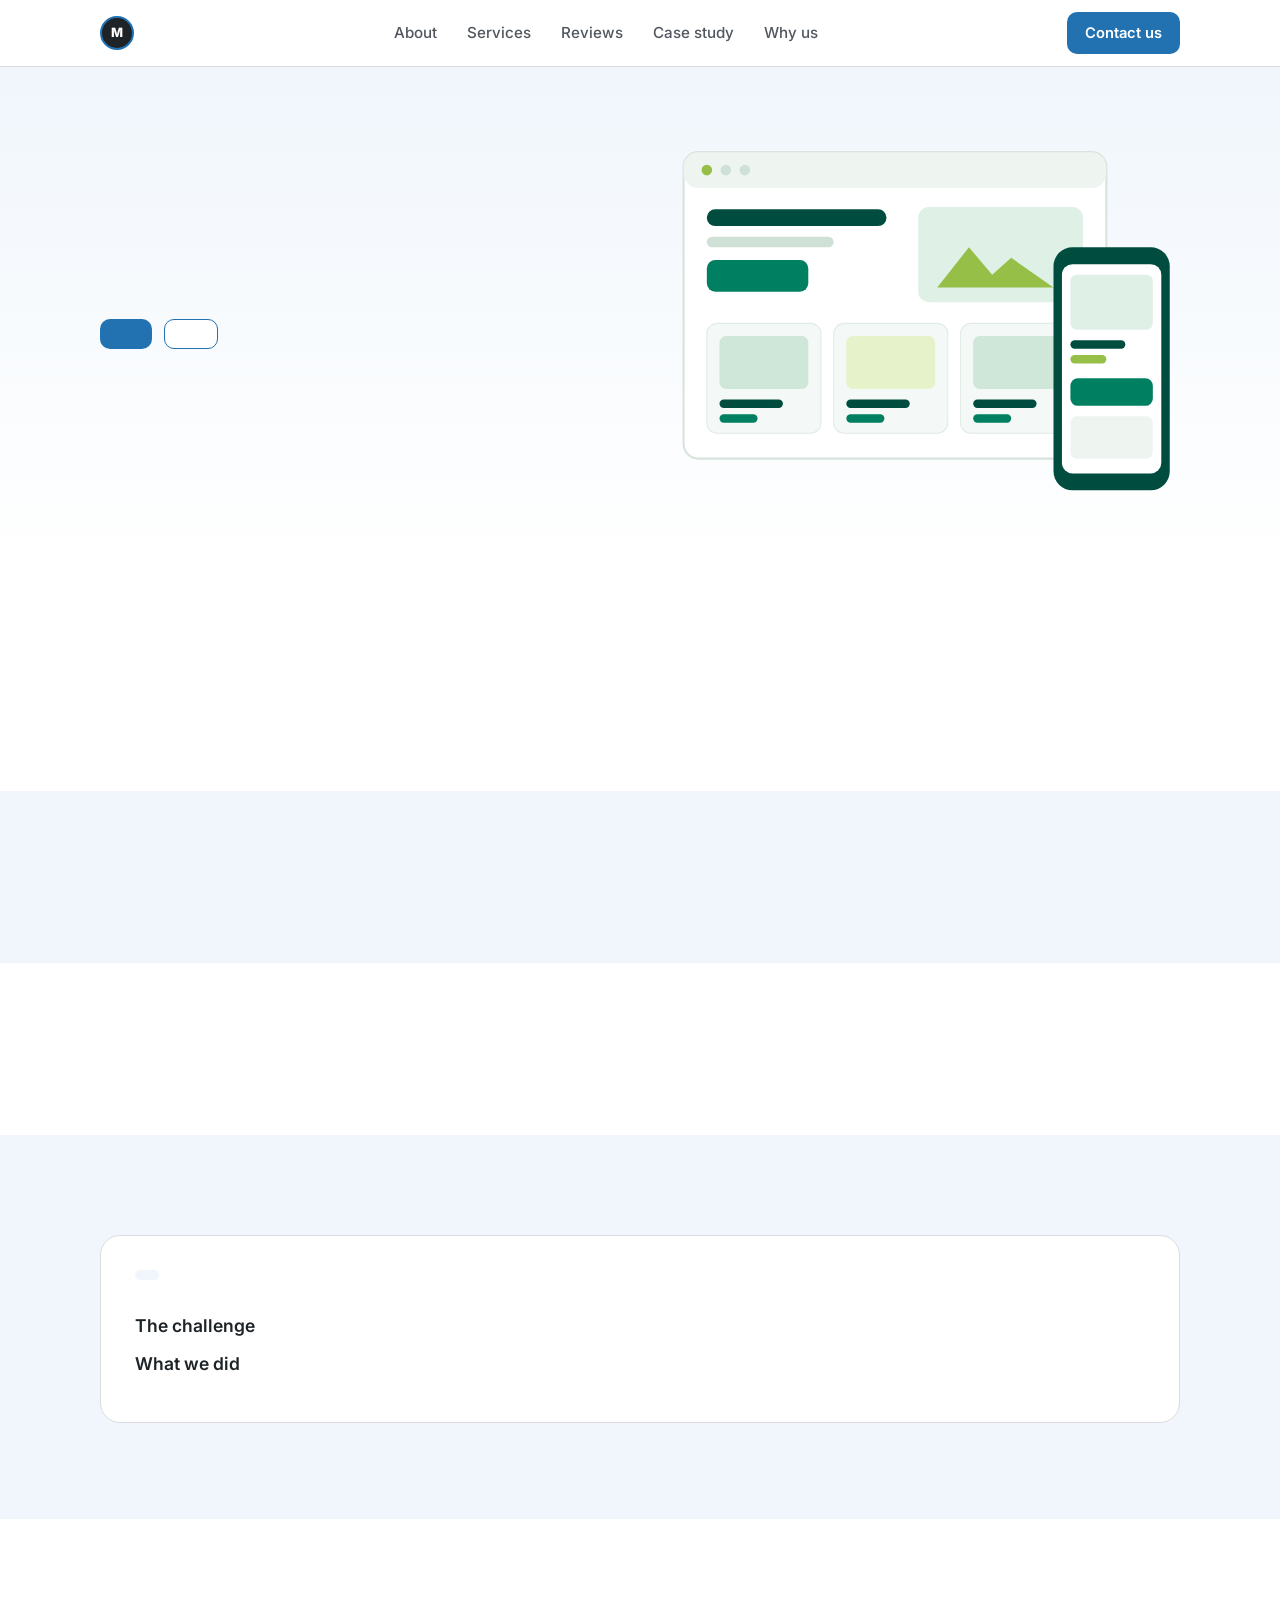
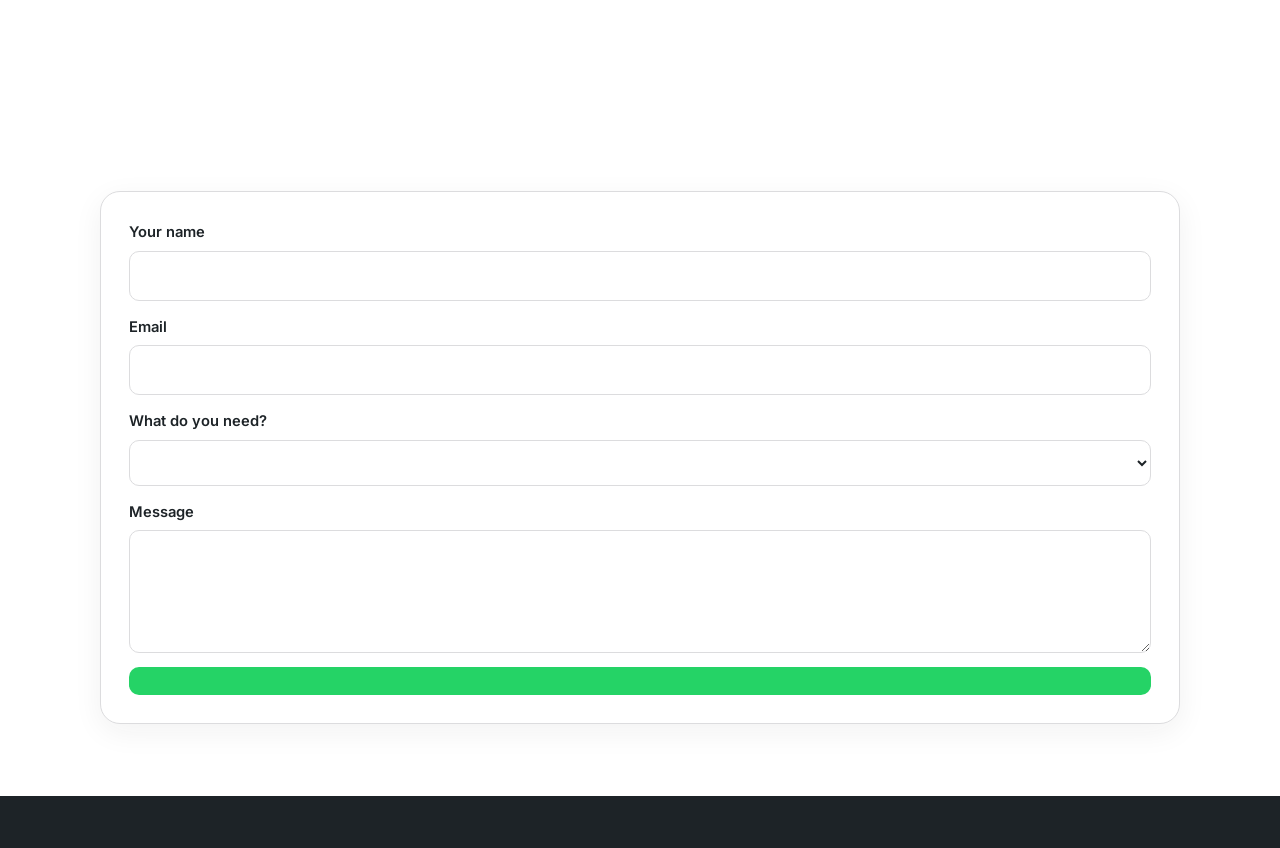
<file: index.html>
<!DOCTYPE html>
<html lang="en">
<head>
<meta charset="UTF-8">
<meta name="viewport" content="width=device-width, initial-scale=1">
<title>MFS Developer | Shopify Store Development</title>
<meta name="description" content="Professional Shopify store development: setup, theme customization, speed optimization and app integration.">
<link rel="preconnect" href="https://fonts.googleapis.com">
<link href="https://fonts.googleapis.com/css2?family=Inter:wght@400;500;600;700;800&display=swap" rel="stylesheet">
<link rel="stylesheet" href="css/style.css">
</head>
<body>
<header class="nav"><div class="wrap nav-in">
  <a href="#top" class="brand"><span class="logo">M</span><span id="site_name"></span></a>
  <nav class="links"><a href="#about">About</a><a href="#services">Services</a><a href="#reviews">Reviews</a><a href="#case">Case study</a><a href="#why">Why us</a></nav>
  <a href="#contact" class="btn sm">Contact us</a>
</div></header>
<main id="top">
<section class="hero"><div class="wrap hero-in">
  <div>
    <h1 id="hero_title"></h1>
    <p class="lead" id="hero_text"></p>
    <div class="actions"><a class="btn" id="hero_btn" href="#contact"></a><a class="btn ghost" id="hero_link" href="#case"></a></div>
  </div>
  <div class="visual" id="hero_visual">
    <svg viewBox="0 0 480 360" role="img" aria-label="Shopify store on desktop and phone">
      <rect x="10" y="20" width="400" height="290" rx="14" fill="#fff" stroke="#d7e3dd" stroke-width="2"/>
      <rect x="10" y="20" width="400" height="34" rx="14" fill="#eef5f1"/>
      <circle cx="32" cy="37" r="5" fill="#95bf47"/><circle cx="50" cy="37" r="5" fill="#cfe0d6"/><circle cx="68" cy="37" r="5" fill="#cfe0d6"/>
      <rect x="32" y="74" width="170" height="16" rx="8" fill="#004c3f"/><rect x="32" y="100" width="120" height="10" rx="5" fill="#cfe0d6"/><rect x="32" y="122" width="96" height="30" rx="8" fill="#008060"/>
      <rect x="232" y="72" width="156" height="90" rx="10" fill="#dff0e6"/><path d="M250 148l30-38 22 26 18-16 40 28z" fill="#95bf47"/>
      <g><rect x="32" y="182" width="108" height="104" rx="10" fill="#f4f8f6" stroke="#e1ece6"/><rect x="44" y="194" width="84" height="50" rx="6" fill="#cfe7d9"/><rect x="44" y="254" width="60" height="8" rx="4" fill="#004c3f"/><rect x="44" y="268" width="36" height="8" rx="4" fill="#008060"/></g>
      <g><rect x="152" y="182" width="108" height="104" rx="10" fill="#f4f8f6" stroke="#e1ece6"/><rect x="164" y="194" width="84" height="50" rx="6" fill="#e6f2c9"/><rect x="164" y="254" width="60" height="8" rx="4" fill="#004c3f"/><rect x="164" y="268" width="36" height="8" rx="4" fill="#008060"/></g>
      <g><rect x="272" y="182" width="116" height="104" rx="10" fill="#f4f8f6" stroke="#e1ece6"/><rect x="284" y="194" width="92" height="50" rx="6" fill="#cfe7d9"/><rect x="284" y="254" width="60" height="8" rx="4" fill="#004c3f"/><rect x="284" y="268" width="36" height="8" rx="4" fill="#008060"/></g>
      <rect x="360" y="110" width="110" height="230" rx="18" fill="#004c3f"/><rect x="368" y="126" width="94" height="198" rx="10" fill="#fff"/>
      <rect x="376" y="136" width="78" height="52" rx="6" fill="#dff0e6"/><rect x="376" y="198" width="52" height="8" rx="4" fill="#004c3f"/><rect x="376" y="212" width="34" height="8" rx="4" fill="#95bf47"/><rect x="376" y="234" width="78" height="26" rx="7" fill="#008060"/><rect x="376" y="270" width="78" height="40" rx="6" fill="#eef5f1"/>
    </svg>
  </div>
</div></section>
<section class="stats"><div class="wrap" id="stats"></div></section>

<section class="sec" id="about"><div class="wrap two">
  <div><h2 id="about_title"></h2><p class="muted" id="about_text"></p></div>
  <ul class="ticks" id="about_points"></ul>
</div></section>

<section class="sec soft" id="services"><div class="wrap"><h2 id="services_title"></h2><div class="grid3" id="services"></div></div></section>

<section class="sec" id="reviews"><div class="wrap"><h2 id="testimonials_title"></h2><div class="grid3" id="testimonials"></div></div></section>

<section class="sec soft" id="case"><div class="wrap">
  <h2 id="cs_title"></h2>
  <div class="case">
    <div>
      <p class="tag" id="cs_client"></p>
      <h3>The challenge</h3><p class="muted" id="cs_challenge"></p>
      <h3>What we did</h3><p class="muted" id="cs_solution"></p>
    </div>
    <div class="results" id="cs_results"></div>
  </div>
</div></section>

<section class="sec" id="why"><div class="wrap"><h2 id="why_title"></h2><div class="grid4" id="why"></div></div></section>

<section class="sec band" id="contact"><div class="wrap two">
  <div><h2 id="contact_title"></h2><p id="contact_text"></p></div>
  <form id="wa_form" class="form">
    <label>Your name<input name="name" required autocomplete="name"></label>
    <label>Email<input name="email" type="email" autocomplete="email"></label>
    <label>What do you need?
      <select name="service" id="service_select"></select>
    </label>
    <label>Message<textarea name="message" rows="4" required></textarea></label>
    <button class="btn wa" type="submit" id="contact_btn"></button>
  </form>
</div></section>
</main>
<footer class="foot"><div class="wrap" id="footer_text"></div></footer>
<script src="js/main.js"></script>
</body>
</html>
</file>
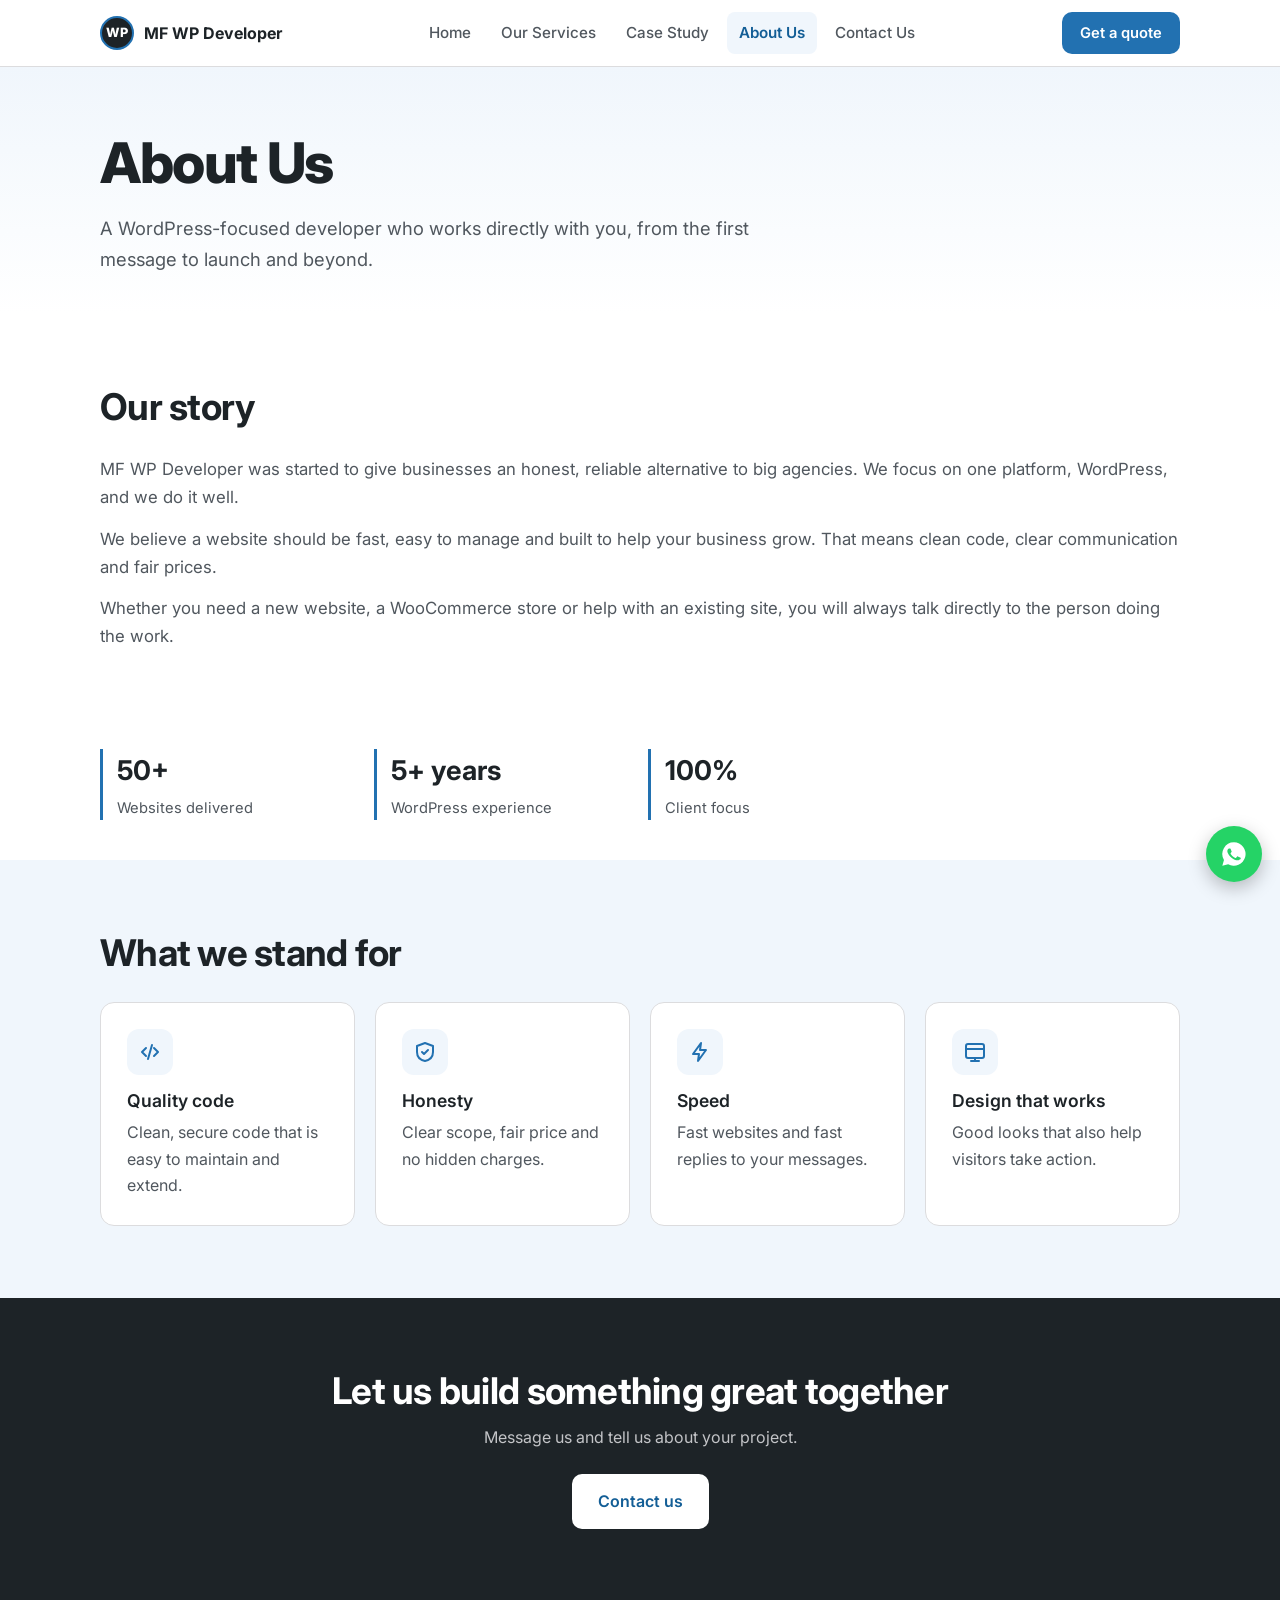
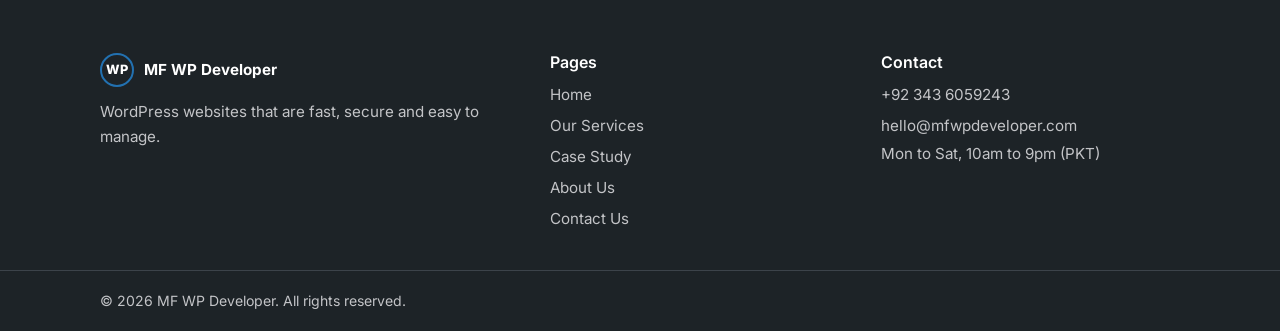
<file: about.html>
<!DOCTYPE html>
<html lang="en">
<head>
<meta charset="UTF-8">
<meta name="viewport" content="width=device-width, initial-scale=1">
<title>MF WP Developer</title>
<meta name="description" content="WordPress development services: custom websites, themes, plugins, WooCommerce, speed optimization and security.">
<link rel="preconnect" href="https://fonts.googleapis.com">
<link href="https://fonts.googleapis.com/css2?family=Inter:wght@400;500;600;700;800&display=swap" rel="stylesheet">
<link rel="stylesheet" href="css/style.css">
</head>
<body data-page="about">
<header class="nav" id="nav"></header>
<main id="app"><noscript>Please enable JavaScript to view this website.</noscript></main>
<footer class="foot" id="foot"></footer>
<script src="js/main.js"></script>
</body>
</html>
</file>
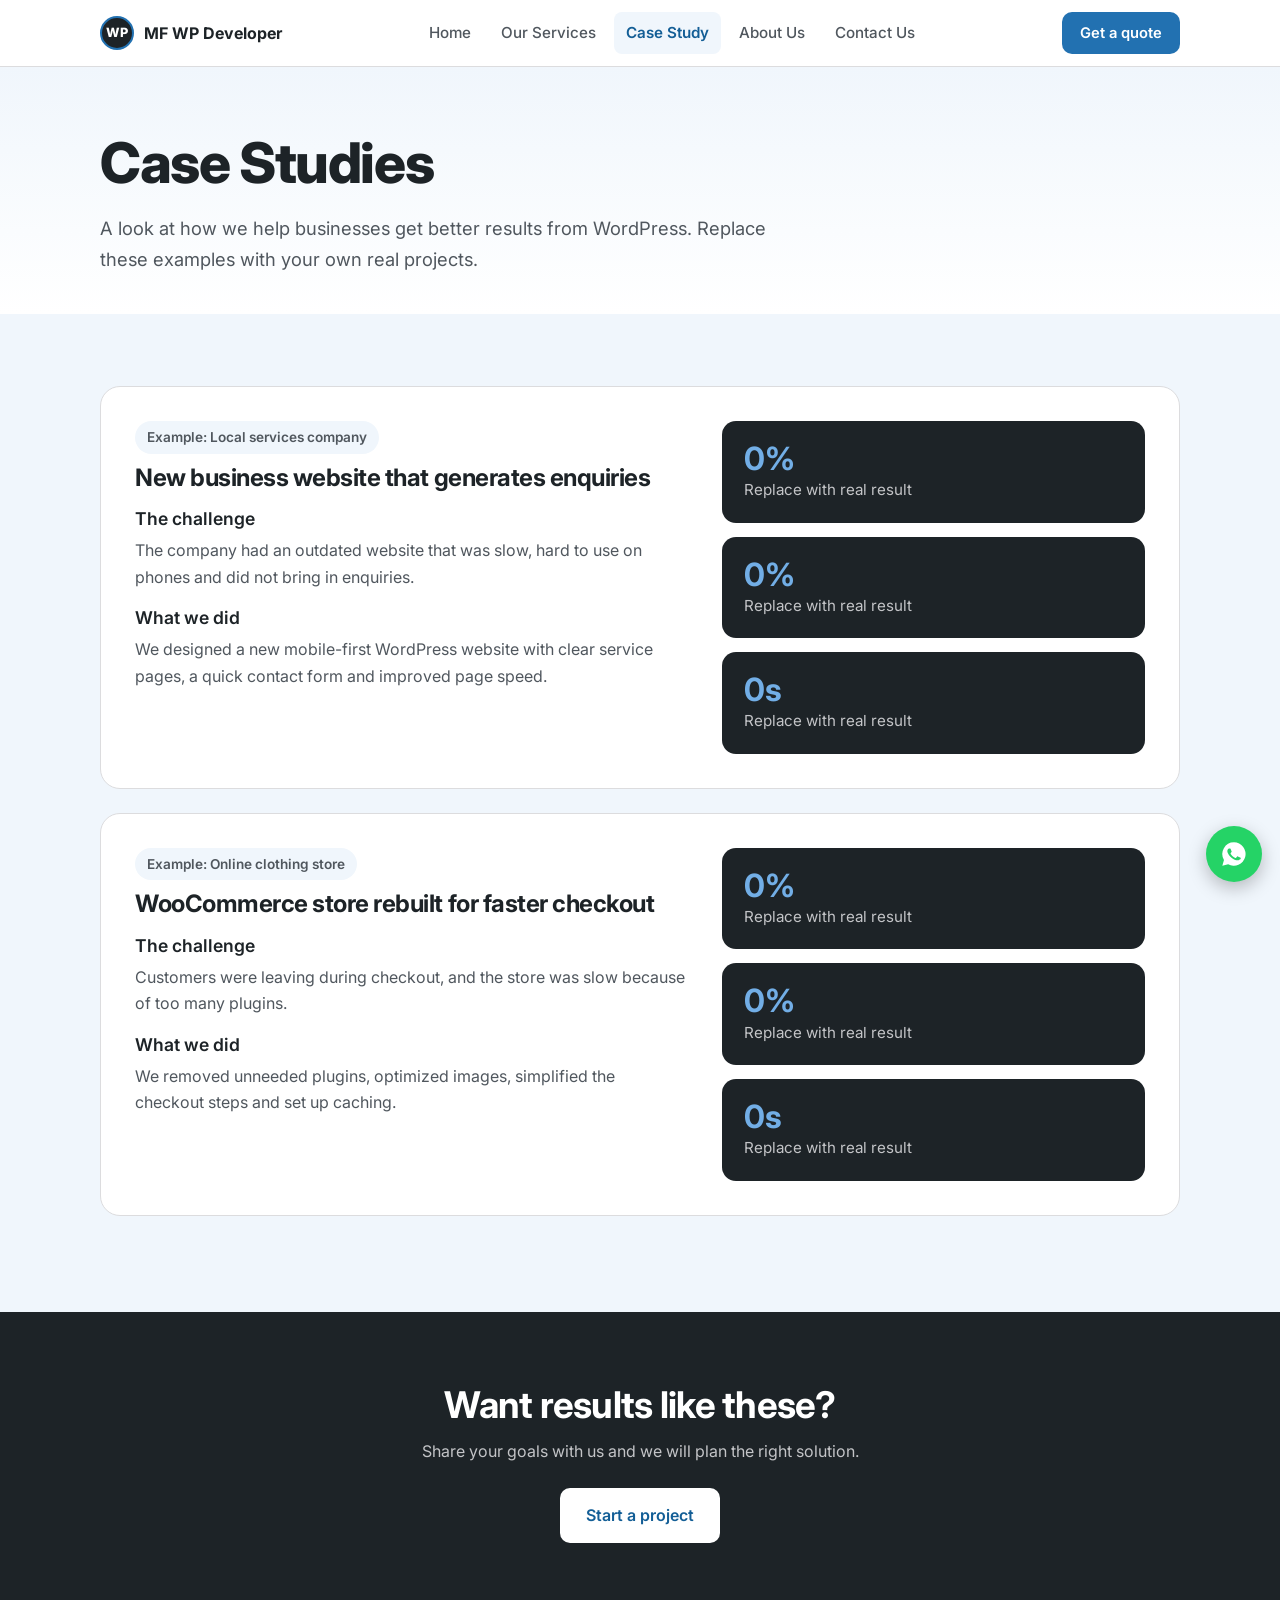
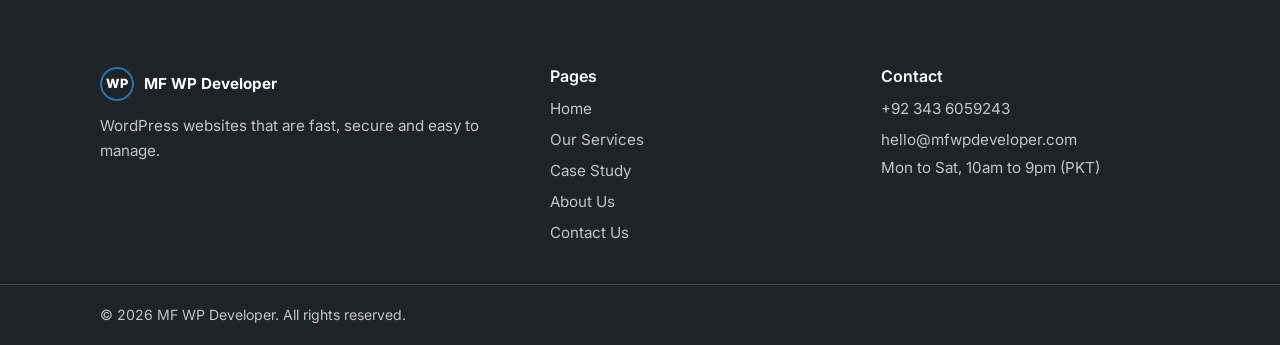
<file: case-study.html>
<!DOCTYPE html>
<html lang="en">
<head>
<meta charset="UTF-8">
<meta name="viewport" content="width=device-width, initial-scale=1">
<title>MF WP Developer</title>
<meta name="description" content="WordPress development services: custom websites, themes, plugins, WooCommerce, speed optimization and security.">
<link rel="preconnect" href="https://fonts.googleapis.com">
<link href="https://fonts.googleapis.com/css2?family=Inter:wght@400;500;600;700;800&display=swap" rel="stylesheet">
<link rel="stylesheet" href="css/style.css">
</head>
<body data-page="case">
<header class="nav" id="nav"></header>
<main id="app"><noscript>Please enable JavaScript to view this website.</noscript></main>
<footer class="foot" id="foot"></footer>
<script src="js/main.js"></script>
</body>
</html>
</file>
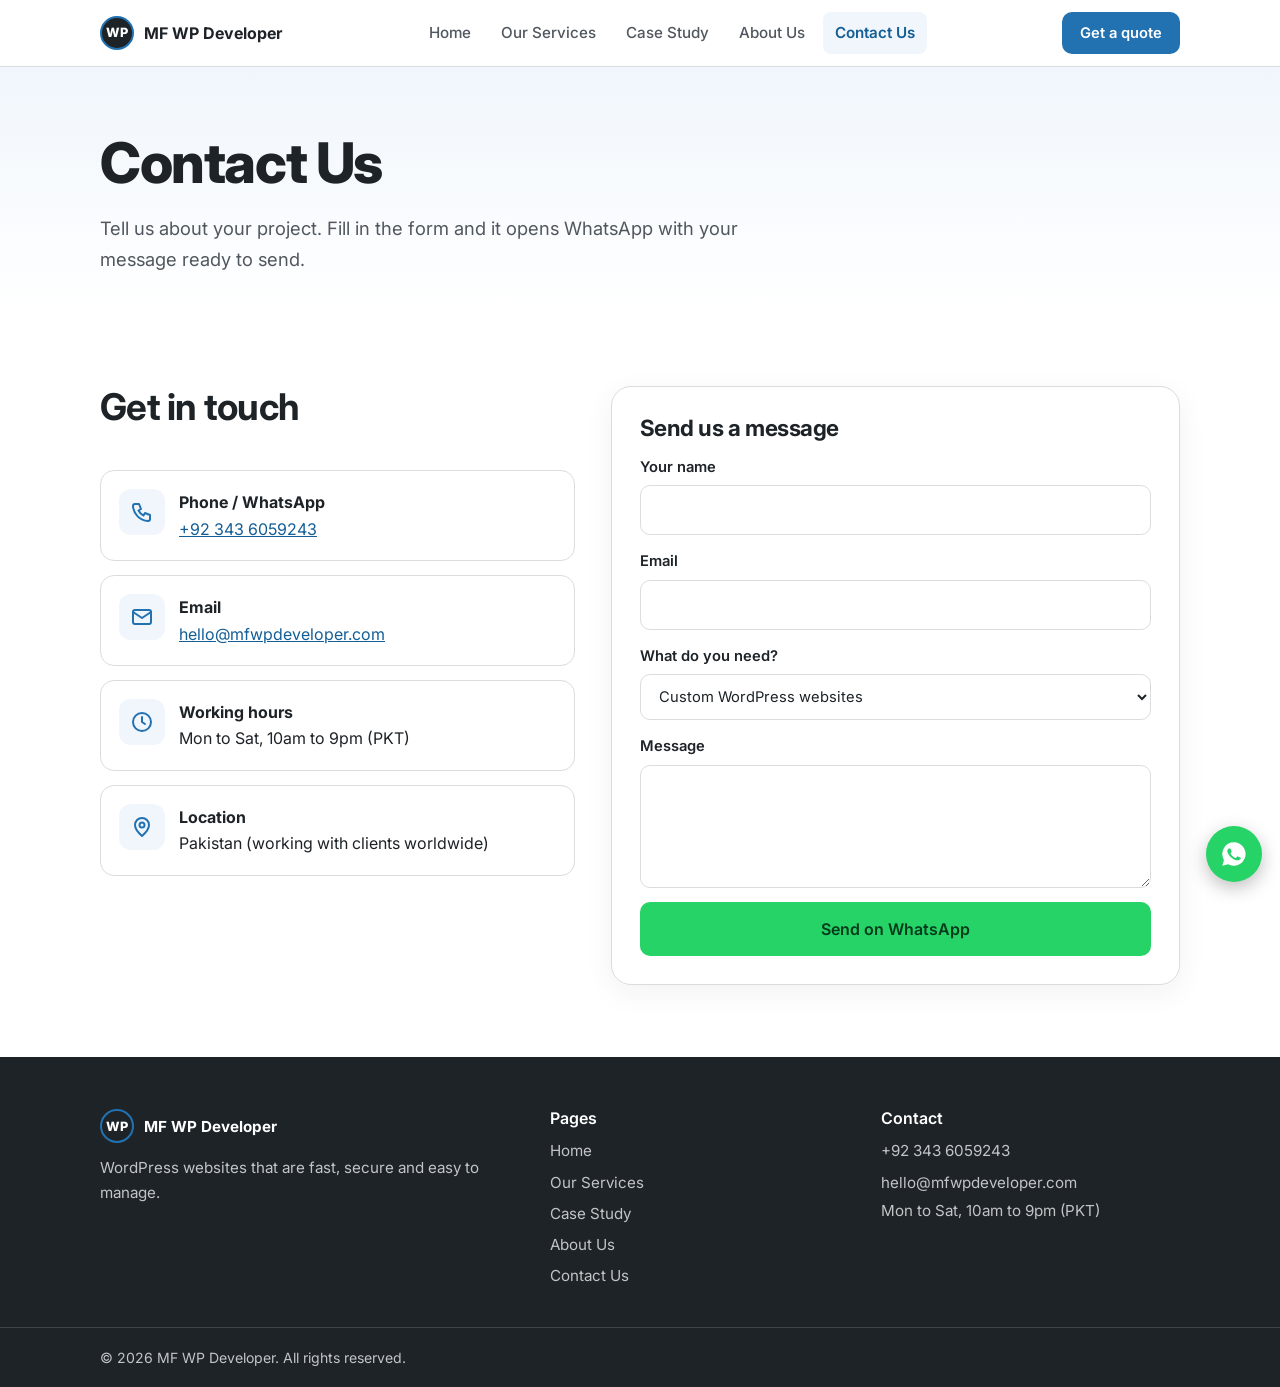
<file: contact.html>
<!DOCTYPE html>
<html lang="en">
<head>
<meta charset="UTF-8">
<meta name="viewport" content="width=device-width, initial-scale=1">
<title>MF WP Developer</title>
<meta name="description" content="WordPress development services: custom websites, themes, plugins, WooCommerce, speed optimization and security.">
<link rel="preconnect" href="https://fonts.googleapis.com">
<link href="https://fonts.googleapis.com/css2?family=Inter:wght@400;500;600;700;800&display=swap" rel="stylesheet">
<link rel="stylesheet" href="css/style.css">
</head>
<body data-page="contact">
<header class="nav" id="nav"></header>
<main id="app"><noscript>Please enable JavaScript to view this website.</noscript></main>
<footer class="foot" id="foot"></footer>
<script src="js/main.js"></script>
</body>
</html>
</file>
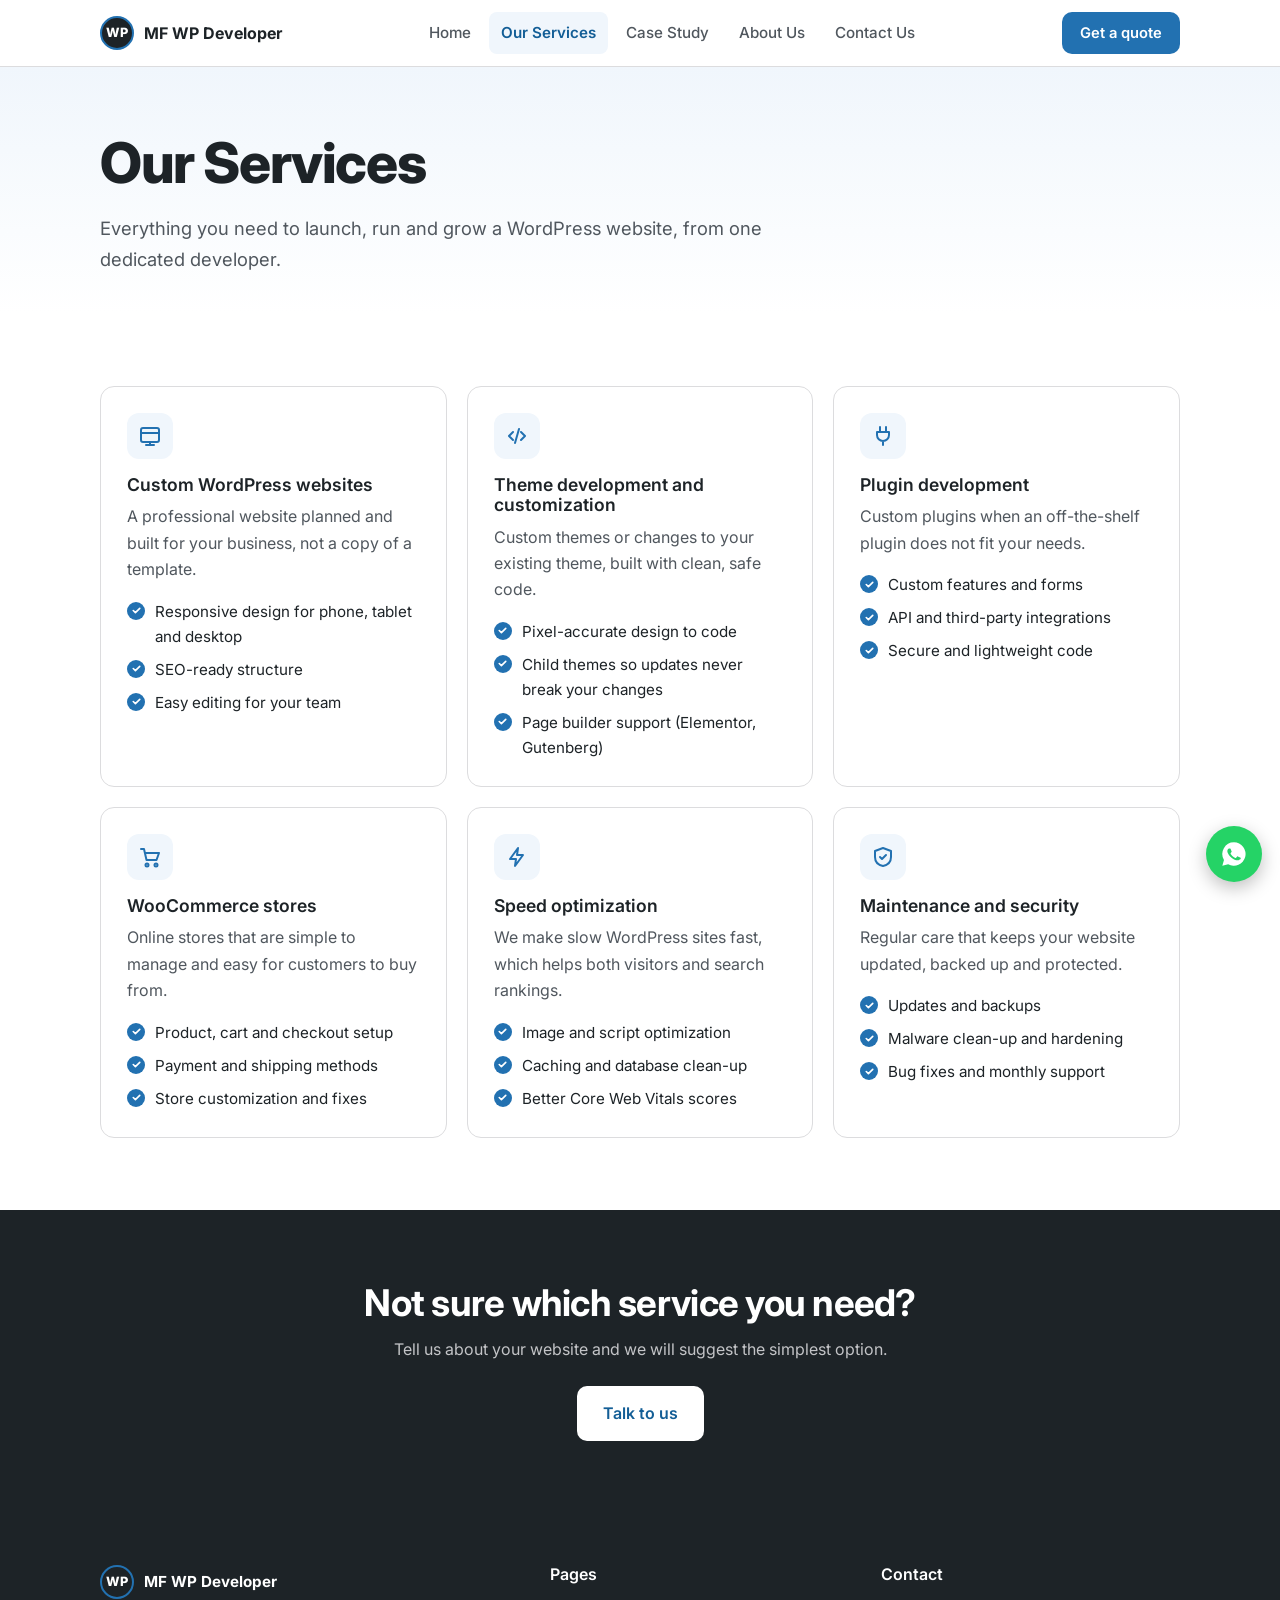
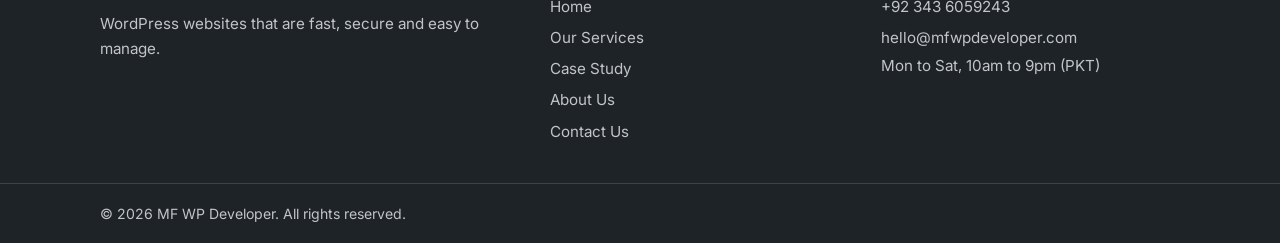
<file: services.html>
<!DOCTYPE html>
<html lang="en">
<head>
<meta charset="UTF-8">
<meta name="viewport" content="width=device-width, initial-scale=1">
<title>MF WP Developer</title>
<meta name="description" content="WordPress development services: custom websites, themes, plugins, WooCommerce, speed optimization and security.">
<link rel="preconnect" href="https://fonts.googleapis.com">
<link href="https://fonts.googleapis.com/css2?family=Inter:wght@400;500;600;700;800&display=swap" rel="stylesheet">
<link rel="stylesheet" href="css/style.css">
</head>
<body data-page="services">
<header class="nav" id="nav"></header>
<main id="app"><noscript>Please enable JavaScript to view this website.</noscript></main>
<footer class="foot" id="foot"></footer>
<script src="js/main.js"></script>
</body>
</html>
</file>
<file: css/style.css>
:root{--blue:#2271b1;--blue-d:#135e96;--navy:#1d2327;--sky:#72aee6;--soft:#f0f6fc;--line:#dcdcde;--muted:#50575e;--r:14px}
*{box-sizing:border-box}
html{scroll-behavior:smooth;scroll-padding-top:72px}
body{margin:0;font-family:'Inter',system-ui,-apple-system,'Segoe UI',sans-serif;color:var(--navy);background:#fff;line-height:1.65}
@media(prefers-reduced-motion:reduce){html{scroll-behavior:auto}}
.wrap{max-width:1120px;margin:0 auto;padding:0 20px}
a{color:inherit}img{max-width:100%}
h1,h2,h3{line-height:1.15;margin:0}
h1{font-size:clamp(2.1rem,5.2vw,3.5rem);font-weight:800;letter-spacing:-.025em}
h2{font-size:clamp(1.6rem,3.2vw,2.3rem);font-weight:700;letter-spacing:-.02em;margin-bottom:28px}
h3{font-size:1.1rem;font-weight:600;margin-bottom:8px}
p{margin:0 0 14px}.muted{color:var(--muted)}
.btn{display:inline-block;background:var(--blue);color:#fff;padding:14px 26px;border-radius:10px;font:inherit;font-weight:600;text-decoration:none;border:0;cursor:pointer;transition:background .15s;text-align:center}
.btn:hover{background:var(--blue-d)}.btn.sm{padding:9px 18px;font-size:.92rem}
.btn.ghost{background:#fff;color:var(--blue-d);border:1.5px solid var(--blue)}.btn.ghost:hover{background:var(--soft)}
.btn.light{background:#fff;color:var(--blue-d)}.btn.light:hover{background:var(--soft)}
.btn.wa{background:#25d366;color:#053b1c;width:100%}.btn.wa:hover{background:#1fb85a}
:focus-visible{outline:3px solid var(--sky);outline-offset:2px}
.nav{position:sticky;top:0;z-index:20;background:rgba(255,255,255,.95);backdrop-filter:blur(8px);border-bottom:1px solid var(--line)}
.nav-in{display:flex;align-items:center;justify-content:space-between;height:66px;gap:16px}
.brand{display:flex;align-items:center;gap:10px;font-weight:700;text-decoration:none}
.logo{display:grid;place-items:center;width:34px;height:34px;border-radius:50%;background:var(--navy);color:#fff;font-size:.8rem;font-weight:800;border:2px solid var(--blue)}
.links{display:flex;gap:6px;align-items:center}
.links a{text-decoration:none;color:var(--muted);font-weight:500;font-size:.95rem;padding:8px 12px;border-radius:8px}
.links a:hover{color:var(--blue-d);background:var(--soft)}.links a.on{color:var(--blue-d);background:var(--soft);font-weight:600}
.burger{display:none;background:none;border:1.5px solid var(--line);border-radius:8px;width:42px;height:42px;cursor:pointer;padding:0}
.burger span,.burger span:before,.burger span:after{display:block;width:18px;height:2px;background:var(--navy);margin:0 auto;position:relative;content:""}
.burger span:before{position:absolute;top:-6px;left:0}.burger span:after{position:absolute;top:6px;left:0}
.hero{background:linear-gradient(180deg,var(--soft),#fff)}
.hero-in{display:grid;grid-template-columns:1.05fr 1fr;gap:40px;align-items:center;padding-top:64px;padding-bottom:56px}
.hero h1{color:var(--navy)}.lead{font-size:1.15rem;color:var(--muted);max-width:56ch;margin:18px 0 26px}
.actions{display:flex;gap:12px;flex-wrap:wrap}
.visual svg,.visual img{width:100%;height:auto;display:block;border-radius:var(--r)}
.phead{background:linear-gradient(180deg,var(--soft),#fff);padding:64px 0 40px}.phead .lead{margin-bottom:0}
.stats .wrap{display:grid;grid-template-columns:repeat(4,1fr);gap:16px;padding-top:12px;padding-bottom:40px}
.stat{border-left:3px solid var(--blue);padding-left:14px}.stat b{display:block;font-size:1.7rem}.stat span{color:var(--muted);font-size:.92rem}
.sec{padding:72px 0}.soft{background:var(--soft)}
.grid{display:grid;gap:20px}.g2{grid-template-columns:repeat(2,1fr)}.g3{grid-template-columns:repeat(3,1fr)}.g4{grid-template-columns:repeat(4,1fr)}
.card{background:#fff;border:1px solid var(--line);border-radius:var(--r);padding:26px}.card p{color:var(--muted);margin:0}
.ico{width:46px;height:46px;border-radius:12px;background:var(--soft);display:grid;place-items:center;margin-bottom:16px}
.ico svg{width:24px;height:24px;stroke:var(--blue);fill:none;stroke-width:2;stroke-linecap:round;stroke-linejoin:round}
.ticks{list-style:none;margin:16px 0 0;padding:0;display:grid;gap:8px}
.ticks li{position:relative;padding-left:28px;font-size:.95rem}
.ticks li:before{content:"";position:absolute;left:0;top:3px;width:18px;height:18px;border-radius:50%;background:var(--blue) url("data:image/svg+xml,%3Csvg xmlns='http://www.w3.org/2000/svg' viewBox='0 0 24 24' fill='none' stroke='white' stroke-width='3' stroke-linecap='round' stroke-linejoin='round'%3E%3Cpath d='M6 12l4 4 8-8'/%3E%3C/svg%3E") center/13px no-repeat}
.more{margin-top:26px}
.step .num{width:38px;height:38px;border-radius:50%;background:var(--navy);color:#fff;display:grid;place-items:center;font-weight:700;margin-bottom:14px}
.quote{border-top:4px solid var(--blue)}.quote p{color:var(--navy);font-size:1.02rem;margin-bottom:18px}.quote b{display:block}.quote span{color:var(--muted);font-size:.9rem}
.case{display:grid;grid-template-columns:1.3fr 1fr;gap:36px;border:1px solid var(--line);border-radius:20px;padding:34px;margin-bottom:24px;background:#fff}
.case h3{margin-top:18px}.case p{color:var(--muted)}.case img{width:100%;border-radius:var(--r);margin-top:14px}
.tag{display:inline-block;background:var(--soft);color:var(--blue-d);font-weight:600;font-size:.85rem;padding:5px 12px;border-radius:99px;margin:0 0 10px}
.case h2{font-size:1.5rem;margin:0}
.results{display:grid;gap:14px;align-content:center}
.res{background:var(--navy);color:#fff;border-radius:var(--r);padding:20px 22px}.res b{font-size:2rem;color:var(--sky);display:block;line-height:1.1}.res span{color:#c3c4c7;font-size:.95rem}
.story{display:grid;grid-template-columns:1.2fr 1fr;gap:48px;align-items:center}.story p{color:var(--muted);font-size:1.05rem}.story img{width:100%;border-radius:var(--r)}
.cta{background:var(--navy);color:#fff;text-align:center}.cta h2{margin-bottom:12px}.cta p{color:#c3c4c7;max-width:52ch;margin:0 auto 24px}
.contact{display:grid;grid-template-columns:1fr 1.2fr;gap:36px;align-items:start}
.info{display:grid;gap:14px}.info .card{display:flex;gap:14px;align-items:flex-start;padding:18px}.info .ico{margin:0;flex:none}.info b{display:block}.info a{color:var(--blue-d)}
.form{background:#fff;border:1px solid var(--line);border-radius:20px;padding:28px;display:grid;gap:14px;box-shadow:0 8px 30px rgba(29,35,39,.06)}
.form h2{font-size:1.4rem;margin:0}.form label{display:grid;gap:6px;font-weight:600;font-size:.92rem}
.form input,.form select,.form textarea{font:inherit;font-weight:400;padding:12px 14px;border:1.5px solid var(--line);border-radius:10px;background:#fff;color:var(--navy);width:100%}
.form input:focus,.form select:focus,.form textarea:focus{border-color:var(--blue)}
.foot{background:var(--navy);color:#c3c4c7;padding:52px 0 0;font-size:.95rem}
.foot-in{display:grid;grid-template-columns:1.4fr 1fr 1fr;gap:32px;padding-bottom:36px}
.foot h3{color:#fff;font-size:1rem}.foot a{display:block;text-decoration:none;padding:3px 0}.foot a:hover{color:#fff}.foot .brand{display:flex;color:#fff;margin-bottom:12px;padding:0}
.foot-b{border-top:1px solid #3c434a;padding:18px 0;font-size:.88rem}
.fab{position:fixed;right:18px;bottom:18px;z-index:30;width:56px;height:56px;border-radius:50%;background:#25d366;display:grid;place-items:center;box-shadow:0 6px 18px rgba(0,0,0,.25)}
.fab svg{width:28px;height:28px;fill:#fff}
@media(max-width:900px){.g3,.g4{grid-template-columns:1fr 1fr}.hero-in,.case,.story,.contact{grid-template-columns:1fr}.hero-in{padding-top:36px}.foot-in{grid-template-columns:1fr 1fr}.stats .wrap{grid-template-columns:1fr 1fr}
.burger{display:block}.links{display:none;position:absolute;top:66px;left:0;right:0;background:#fff;border-bottom:1px solid var(--line);flex-direction:column;align-items:stretch;padding:10px 20px 16px}.links.open{display:flex}.links a{padding:12px}.nav .btn.sm{display:none}}
@media(max-width:600px){.g2,.g3,.g4{grid-template-columns:1fr}.sec{padding:52px 0}.case{padding:22px}.foot-in{grid-template-columns:1fr}.actions .btn{width:100%}.phead{padding:44px 0 28px}}
</file>
